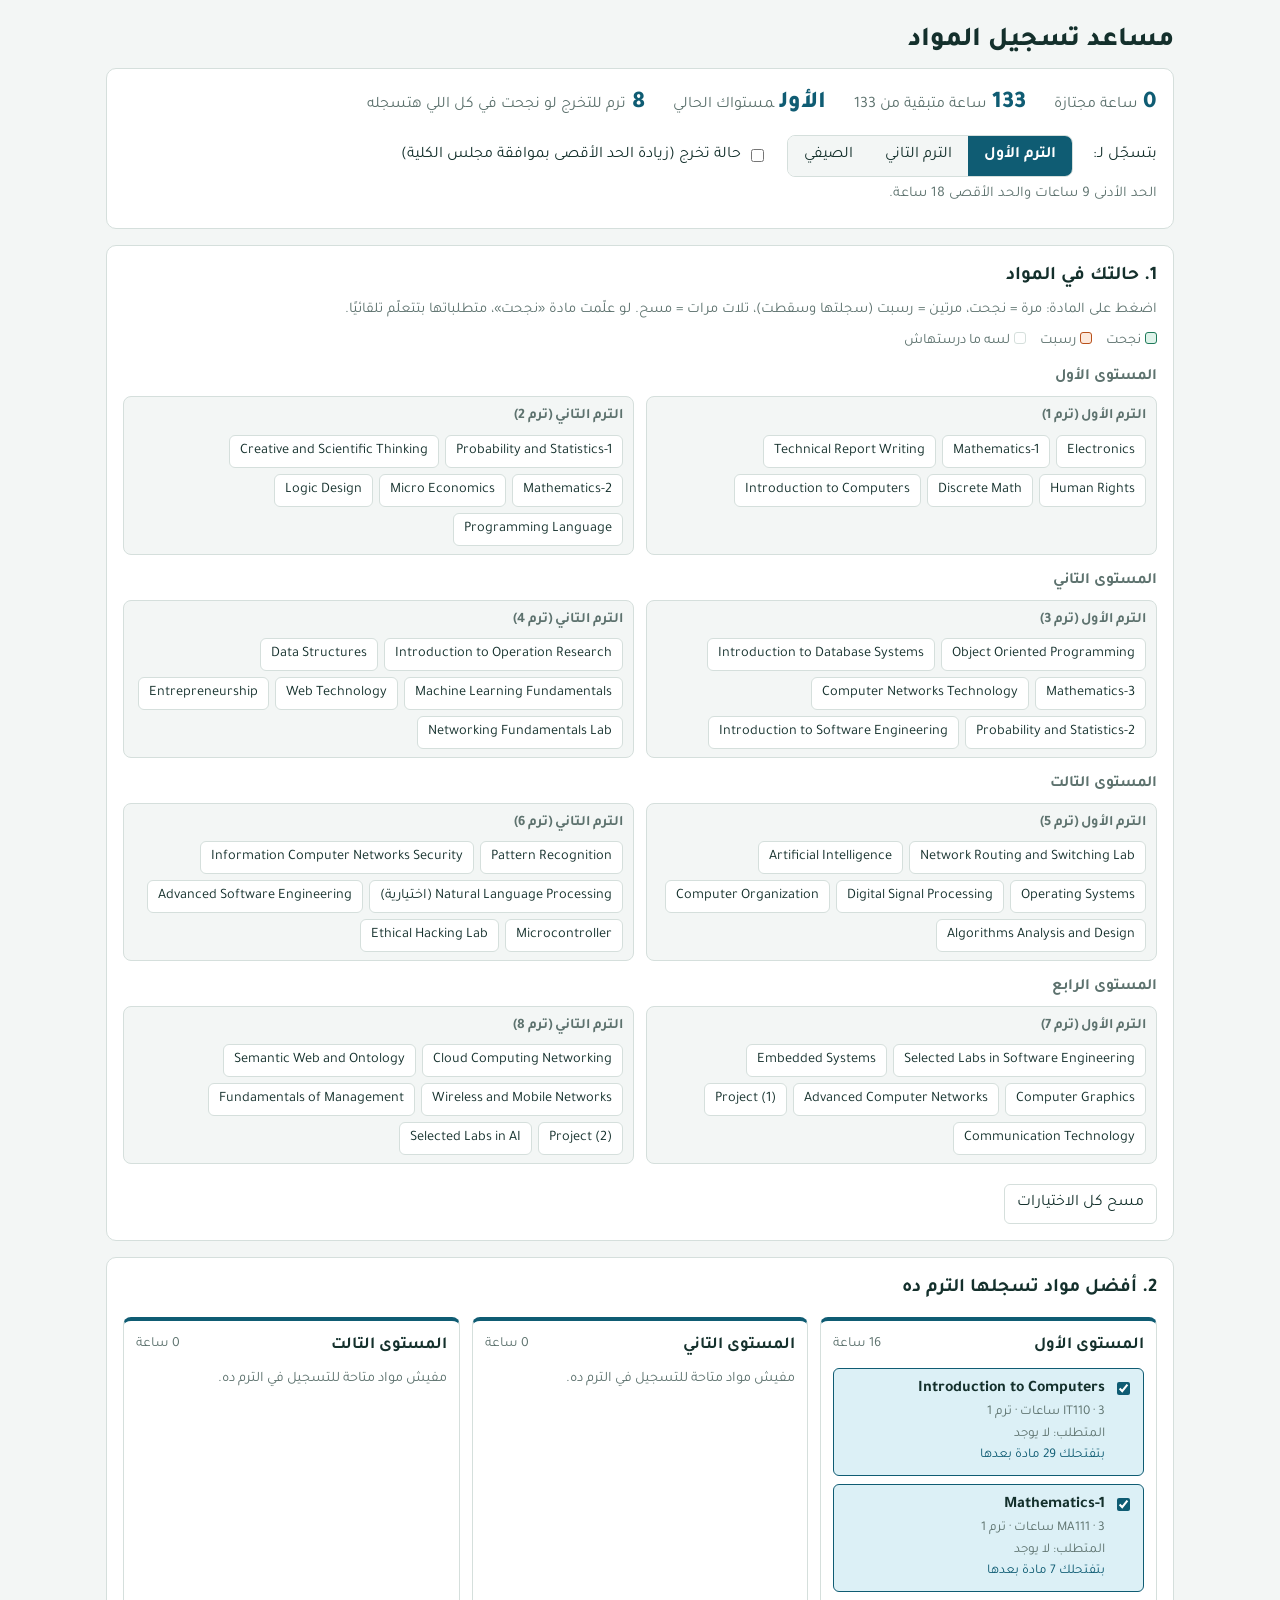
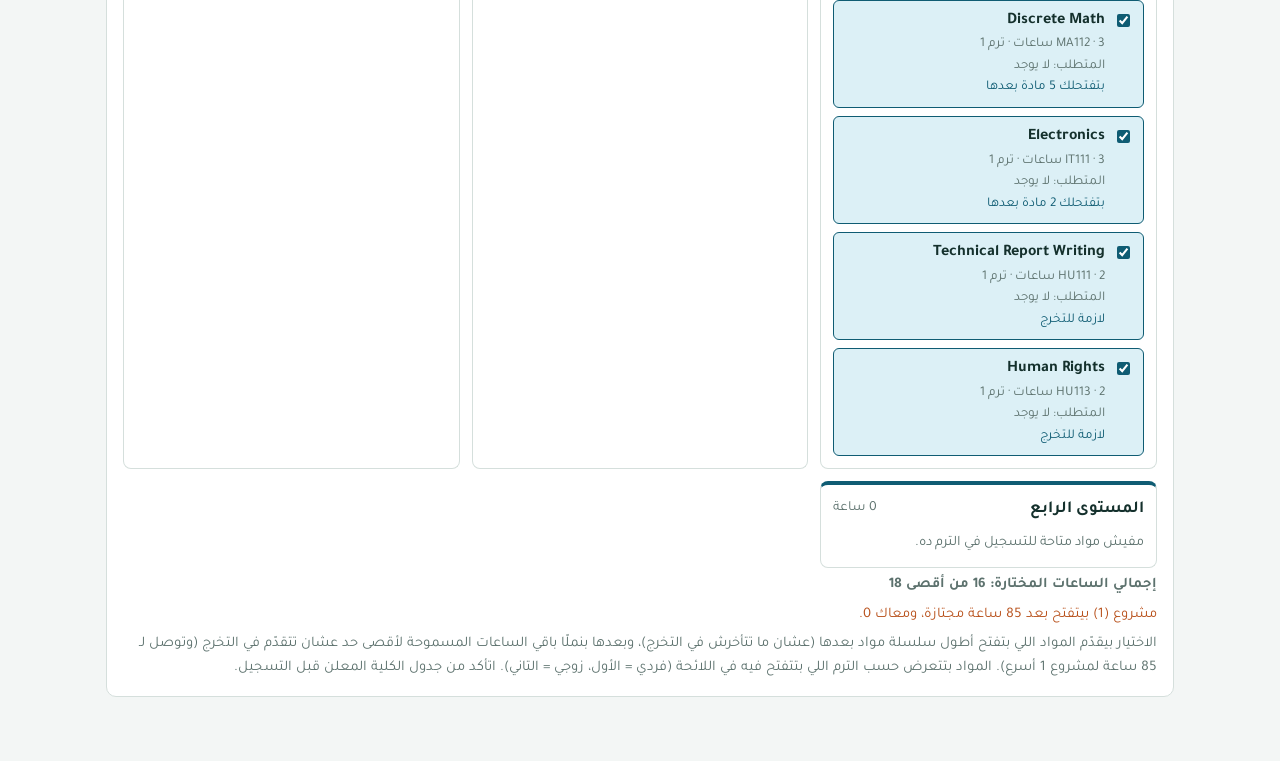
<file: study-planner/index.html>
<!DOCTYPE html>
<html lang="ar" dir="rtl">
<head>
<meta charset="utf-8">
<meta name="viewport" content="width=device-width, initial-scale=1, viewport-fit=cover">
<title>مساعد تسجيل المواد – تخصص IT</title>
<link href="https://fonts.googleapis.com/css2?family=Tajawal:wght@400;500;700;800&display=swap" rel="stylesheet">
<link rel="stylesheet" href="style.css">
</head>
<body>
<div class="wrap">
<h1>مساعد تسجيل المواد  </h1>

<div class="panel">
  <div class="stats">
    <div class="stat"><b id="sPass">0</b><span>ساعة مجتازة</span></div>
    <div class="stat"><b id="sRem">133</b><span>ساعة متبقية من 133</span></div>
    <div class="stat"><b id="sLvl">1</b><span>مستواك الحالي</span></div>
    <div class="stat"><b id="sProj">-</b><span id="sProjL">ترم للتخرج</span></div>
  </div>
  <div class="ctl">
    <span>بتسجّل لـ:</span>
    <div class="seg" id="termSeg">
      <button data-t="first">الترم الأول</button><button data-t="second">الترم التاني</button><button data-t="summer">الصيفي</button>
    </div>
    <label class="chk"><input type="checkbox" id="ext"> حالة تخرج (زيادة الحد الأقصى بموافقة مجلس الكلية)</label>
  </div>
  <p class="note" id="limits"></p>
  <p class="note" id="trainNote"></p>
</div>

<div class="panel">
  <h2>1. حالتك في المواد</h2>
  <p class="note" style="margin-top:0">اضغط على المادة: مرة = نجحت، مرتين = رسبت (سجلتها وسقطت)، تلات مرات = مسح. لو علّمت مادة «نجحت»، متطلباتها بتتعلّم تلقائيًا.</p>
  <div class="legend"><span><i class="dot" style="background:var(--passbg);border-color:var(--pass)"></i>نجحت</span><span><i class="dot" style="background:var(--failbg);border-color:var(--fail)"></i>رسبت</span><span><i class="dot"></i>لسه ما درستهاش</span></div>
  <div id="marks"></div>
  <button class="btn" id="reset" style="margin-top:6px">مسح كل الاختيارات</button>
</div>

<div class="panel">
  <h2>2. أفضل مواد تسجلها الترم ده</h2>
  <p class="note" style="margin-top:0" id="resInfo"></p>
  <div class="boxes" id="boxes"></div>
  <button class="btn" id="moreBtn" style="margin-top:10px"></button>
  <p class="note total" id="total"></p>
  <p class="note warn" id="warn"></p>
  <p class="note">الاختيار بيقدّم المواد اللي بتفتح أطول سلسلة مواد بعدها (عشان ما تتأخرش في التخرج)، وبعدها بنملّا باقي الساعات المسموحة لأقصى حد عشان تتقدّم في التخرج (وتوصل لـ 85 ساعة لمشروع 1 أسرع). المواد بتتعرض حسب الترم اللي بتتفتح فيه في اللائحة (فردي = الأول، زوجي = التاني). اتأكد من جدول الكلية المعلن قبل التسجيل.</p>
</div>
</div>

<script src="script.js"></script>
</body>
</html>
</file>
<file: study-planner/style.css>
:root{--bg:#f3f6f5;--surf:#fff;--ink:#14302c;--mute:#5d726e;--line:#d5dfdc;--pass:#1f7a5a;--passbg:#dff3ea;--fail:#b8501a;--failbg:#fde9dc;--sug:#0f5c73;--sugbg:#dcf0f6;--accent:#0f5c73;color-scheme:light}
@media (prefers-color-scheme:dark){:root:not([data-theme="light"]){--bg:#0e1917;--surf:#162623;--ink:#e6f1ee;--mute:#93aaa5;--line:#2a403c;--pass:#5fd0a3;--passbg:#173a2f;--fail:#f0975f;--failbg:#40251a;--sug:#6cc6e0;--sugbg:#123845;--accent:#6cc6e0;color-scheme:dark}}
:root[data-theme="dark"]{--bg:#0e1917;--surf:#162623;--ink:#e6f1ee;--mute:#93aaa5;--line:#2a403c;--pass:#5fd0a3;--passbg:#173a2f;--fail:#f0975f;--failbg:#40251a;--sug:#6cc6e0;--sugbg:#123845;--accent:#6cc6e0;color-scheme:dark}
:root{box-sizing:border-box;padding-top:env(safe-area-inset-top,0px);padding-bottom:env(safe-area-inset-bottom,0px)}
html{scroll-padding-top:env(safe-area-inset-top,0px)}
*,*:before,*:after{box-sizing:inherit}
body{margin:0;background:var(--bg);color:var(--ink);font-family:"Tajawal",system-ui,"Segoe UI",Tahoma,sans-serif;line-height:1.6}
.wrap{max-width:1100px;margin:0 auto;padding:20px 16px 48px}
h1{font-size:1.7rem;font-weight:800;margin:0 0 4px}
h2{font-size:1.2rem;margin:0 0 6px}
.sub,.note{color:var(--mute)}
.note{font-size:.92rem;margin:6px 0 0}
.warn{color:var(--fail)}
.panel{background:var(--surf);border:1px solid var(--line);border-radius:10px;padding:16px;margin-bottom:16px}
.stats{display:flex;flex-wrap:wrap;gap:8px 28px;align-items:baseline;margin-bottom:12px}
.stat b{font-size:1.5rem;font-weight:800;color:var(--accent)}
.stat span{color:var(--mute);margin-inline-start:6px}
.ctl{display:flex;flex-wrap:wrap;gap:12px 20px;align-items:center}
.seg{display:inline-flex;border:1px solid var(--line);border-radius:8px;overflow:hidden}
.seg button{font:inherit;border:0;background:var(--bg);color:var(--ink);padding:7px 16px;cursor:pointer}
.seg button.on{background:var(--accent);color:var(--surf);font-weight:700}
label.chk{display:flex;gap:6px;align-items:center;cursor:pointer}
.btn{font:inherit;color:var(--ink);background:transparent;border:1px solid var(--line);border-radius:6px;padding:6px 12px;cursor:pointer}
.legend{display:flex;gap:14px;flex-wrap:wrap;font-size:.9rem;color:var(--mute);margin:8px 0 12px}
.dot{display:inline-block;width:12px;height:12px;border-radius:3px;border:1px solid var(--line);vertical-align:-1px;margin-inline-end:4px}
.lvl{margin-bottom:14px}
.lvl h3{font-size:.98rem;margin:0 0 6px;color:var(--mute)}
.chips{display:flex;flex-wrap:wrap;gap:6px}
.chip{font:inherit;font-size:.9rem;color:var(--ink);background:var(--bg);border:1px solid var(--line);border-radius:6px;padding:4px 10px;cursor:pointer}
.chip.p{background:var(--passbg);border-color:var(--pass);color:var(--pass)}
.chip.f{background:var(--failbg);border-color:var(--fail);color:var(--fail)}
.boxes{display:grid;grid-template-columns:repeat(auto-fit,minmax(250px,1fr));gap:12px;margin-top:12px}
.box{background:var(--surf);border:1px solid var(--line);border-top:4px solid var(--accent);border-radius:8px;padding:12px;display:flex;flex-direction:column;gap:8px}
.box h3{margin:0;font-size:1.05rem;display:flex;justify-content:space-between}
.box h3 small{color:var(--mute);font-weight:400}
.empty{color:var(--mute);font-size:.9rem}
.card{border:1px solid var(--line);border-radius:6px;padding:8px 10px;background:var(--bg);display:flex;gap:8px;align-items:flex-start}
.card.on{background:var(--sugbg);border-color:var(--sug)}
.card.retake.on{background:var(--failbg);border-color:var(--fail)}
.card input{margin-top:5px;accent-color:var(--accent)}
.card .nm{font-weight:700}
.card small{display:block;color:var(--mute);font-size:.84rem}
.tag{color:var(--fail);font-weight:700}
.total{font-weight:700}
.two{display:grid;grid-template-columns:1fr 1fr;gap:12px}
@media (max-width:640px){.two{grid-template-columns:1fr}}
.half{border:1px solid var(--line);border-radius:8px;padding:8px 10px;background:var(--bg)}
.half h4{margin:0 0 6px;font-size:.9rem;color:var(--mute);font-weight:700}
.half .chip{background:var(--surf)}
.half .chip.p{background:var(--passbg)}
.half .chip.f{background:var(--failbg)}
.card small.why{color:var(--accent)}
</file>
